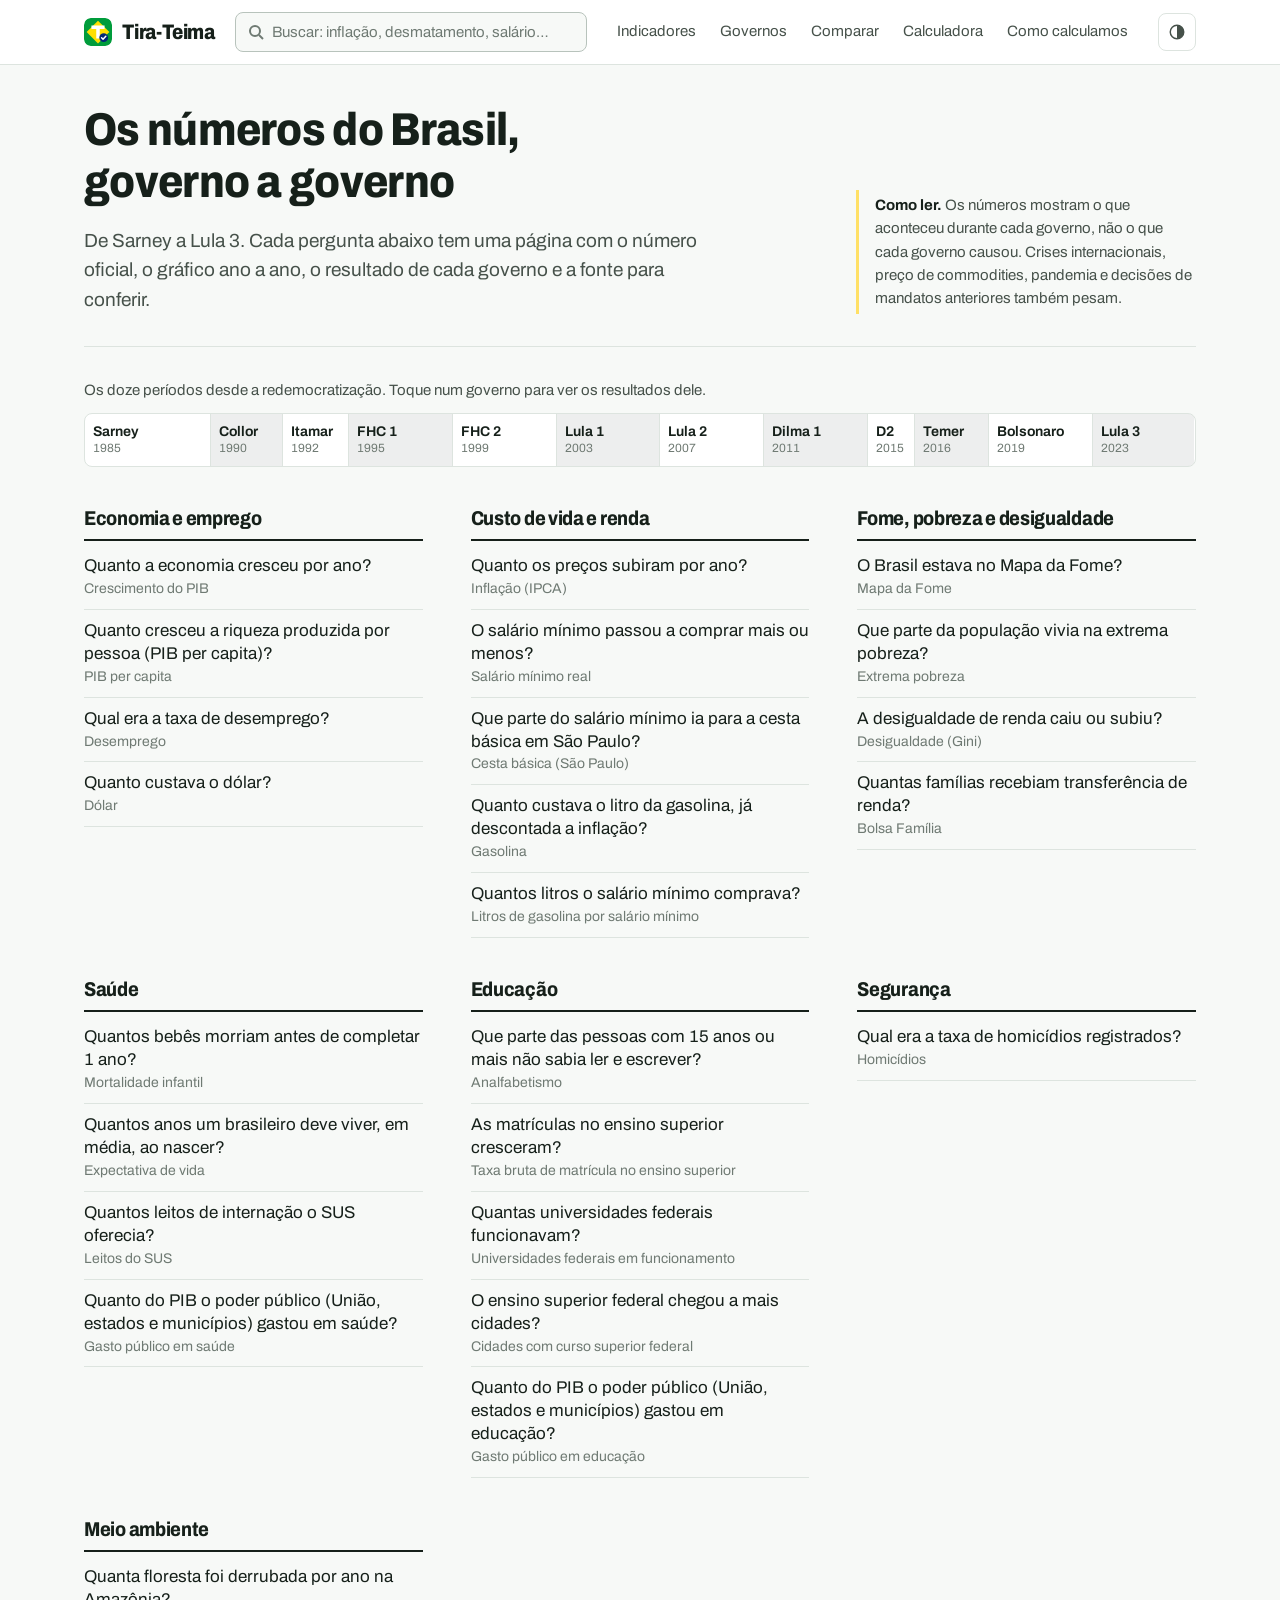
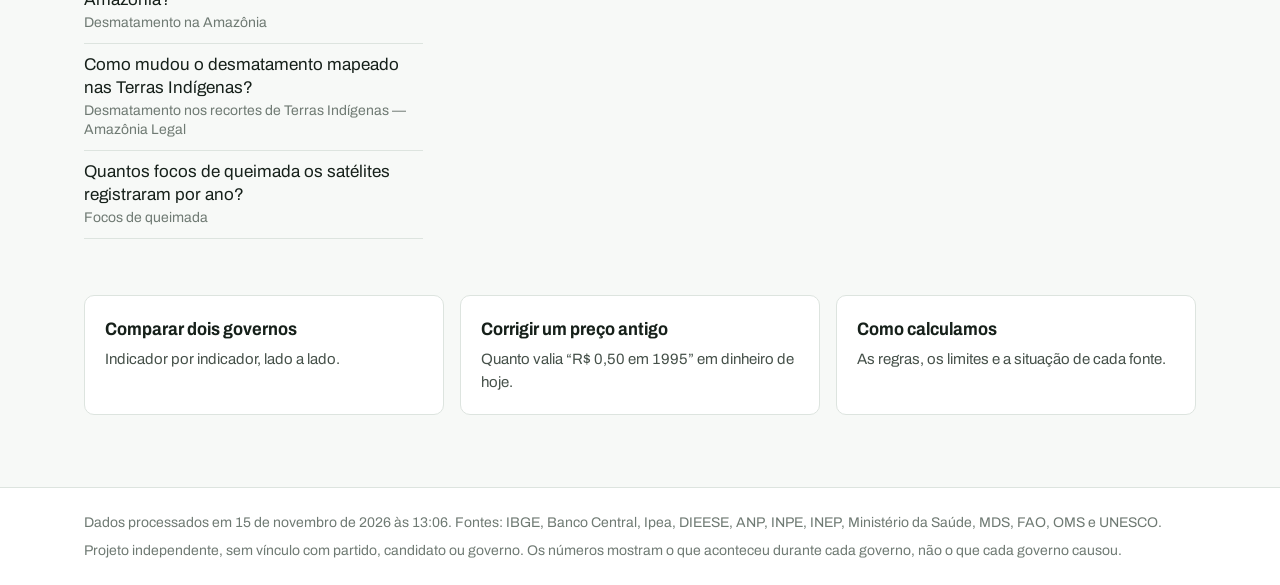
<file: site/index.html>
<!doctype html>
<html lang="pt-BR">
<head>
<meta charset="utf-8">
<meta name="viewport" content="width=device-width, initial-scale=1">
<title>Tira-Teima · Os números do Brasil, governo a governo</title>
<meta name="description" content="Economia, custo de vida, fome, saúde, educação, segurança e meio ambiente no Brasil desde 1985, comparados governo a governo com dados oficiais.">
<meta property="og:title" content="Tira-Teima · Os números do Brasil, governo a governo">
<meta property="og:site_name" content="Tira-Teima">
<meta property="og:description" content="De Sarney a Lula 3: os indicadores oficiais do Brasil comparados governo a governo, com a fonte de cada número.">
<meta property="og:locale" content="pt_BR">
<link rel="icon" href="favicon.svg" type="image/svg+xml">
<link rel="icon" href="favicon-32.png" type="image/png" sizes="32x32">
<link rel="apple-touch-icon" href="apple-touch-icon.png">
<meta name="theme-color" content="#007A3D">
<link rel="preload" href="fonts/archivo.woff2" as="font" type="font/woff2" crossorigin>
<link rel="stylesheet" href="style.css">
</head>
<body>
<a class="pular" href="#conteudo">Pular para o conteúdo</a>

<header class="topo">
  <div class="topo-linha">
    <a class="marca" href="#/"><img src="favicon.svg" alt="" width="28" height="28"><span>Tira-Teima</span></a>
    <div class="busca" role="search">
      <label class="sr" for="busca">Buscar indicador</label>
      <input id="busca" type="search" placeholder="Buscar: inflação, desmatamento, salário…" autocomplete="off" aria-controls="busca-res" aria-expanded="false">
      <ul id="busca-res" class="busca-res" role="listbox" hidden></ul>
    </div>
    <nav class="menu" aria-label="Seções">
      <a href="#/indicadores" data-rota="indicadores">Indicadores</a>
      <a href="#/governos" data-rota="governos">Governos</a>
      <a href="#/comparar" data-rota="comparar">Comparar</a>
      <a href="#/calculadora" data-rota="calculadora">Calculadora</a>
      <a href="#/metodologia" data-rota="metodologia">Como calculamos</a>
    </nav>
    <button class="tema" type="button" id="tema" aria-label="Alternar tema claro e escuro"><svg viewBox="0 0 20 20" width="18" height="18" aria-hidden="true"><circle cx="10" cy="10" r="7.5" fill="none" stroke="currentColor" stroke-width="1.6"/><path d="M10 2.5a7.5 7.5 0 0 1 0 15z" fill="currentColor"/></svg></button>
  </div>
</header>

<main id="conteudo" tabindex="-1">
  <p class="carregando">Carregando os dados…</p>
</main>

<footer class="rodape">
  <div class="rodape-linha">
    <p>Dados processados em <span id="gerado-em">—</span>. Fontes: IBGE, Banco Central, Ipea, DIEESE, ANP, INPE, INEP, Ministério da Saúde, MDS, FAO, OMS e UNESCO.</p>
    <p>Projeto independente, sem vínculo com partido, candidato ou governo. Os números mostram o que aconteceu durante cada governo, não o que cada governo causou.</p>
  </div>
</footer>

<script src="vendor/chart.umd.min.js"></script>
<script src="vendor/chartjs-plugin-annotation.min.js"></script>
<script src="numeros.js"></script>
<script src="app.js?v=2.4.1"></script>
</body>
</html>
</file>
<file: site/style.css>
@font-face {
  font-family: "Archivo";
  src: url("fonts/archivo.woff2") format("woff2-variations"), url("fonts/archivo.woff2") format("woff2");
  font-weight: 100 900;
  font-stretch: 62% 125%;
  font-style: normal;
  font-display: swap;
}

:root {
  color-scheme: light;
  --papel: #f7f9f7;
  --superficie: #ffffff;
  --tinta: #16201a;
  --tinta-2: #46514a;
  --tinta-3: #6f7a73;
  --linha: #dde4df;
  --linha-forte: #b8c3bc;
  --verde: #007a3d;
  --azul: #1f3e96;
  --marca: #ffe066;
  --marca-tinta: #16201a;
  --bom: #0b7a3b;
  --ruim: #b42318;
  --neutro: #9aa49e;
  --serie: #1f3e96;
  --serie-suave: rgba(31, 62, 150, 0.35);
  --faixa-a: rgba(22, 32, 26, 0.03);
  --faixa-b: rgba(22, 32, 26, 0.075);
  --grade: #e7ece8;
  --acento: #8a5a00;
  --sombra: 0 1px 2px rgba(22, 32, 26, 0.06), 0 8px 24px rgba(22, 32, 26, 0.06);
  --fonte: "Archivo", system-ui, -apple-system, "Segoe UI", sans-serif;
}
@media (prefers-color-scheme: dark) {
  :root:not([data-theme="light"]) {
    color-scheme: dark;
    --papel: #111613; --superficie: #171d19; --tinta: #e9eeea; --tinta-2: #bcc6bf; --tinta-3: #8b968f;
    --linha: #29322c; --linha-forte: #3d4841; --verde: #35b06c; --azul: #8fa9f0; --marca: #6b5a12; --marca-tinta: #fff6cc;
    --bom: #4cc27c; --ruim: #f0786c; --neutro: #5e6862; --serie: #8fa9f0; --serie-suave: rgba(143, 169, 240, 0.35);
    --faixa-a: rgba(233, 238, 234, 0.025); --faixa-b: rgba(233, 238, 234, 0.07); --grade: #222a25; --acento: #e0b04f;
    --sombra: none;
  }
}
:root[data-theme="dark"] {
  color-scheme: dark;
  --papel: #111613; --superficie: #171d19; --tinta: #e9eeea; --tinta-2: #bcc6bf; --tinta-3: #8b968f;
  --linha: #29322c; --linha-forte: #3d4841; --verde: #35b06c; --azul: #8fa9f0; --marca: #6b5a12; --marca-tinta: #fff6cc;
  --bom: #4cc27c; --ruim: #f0786c; --neutro: #5e6862; --serie: #8fa9f0; --serie-suave: rgba(143, 169, 240, 0.35);
  --faixa-a: rgba(233, 238, 234, 0.025); --faixa-b: rgba(233, 238, 234, 0.07); --grade: #222a25; --acento: #e0b04f;
  --sombra: none;
}

* { box-sizing: border-box; }
html { scroll-padding-top: 80px; }
body { margin: 0; background: var(--papel); color: var(--tinta); font: 400 17px/1.55 var(--fonte); font-variant-numeric: tabular-nums; -webkit-font-smoothing: antialiased; min-height: 100vh; display: flex; flex-direction: column; }
main { flex: 1; outline: none; }
a { color: var(--azul); text-underline-offset: 3px; text-decoration-thickness: 1px; }
a:hover { text-decoration-thickness: 2px; }
:focus-visible { outline: 2px solid var(--azul); outline-offset: 2px; border-radius: 3px; }
.sr { position: absolute; width: 1px; height: 1px; overflow: hidden; clip: rect(0 0 0 0); white-space: nowrap; }
.pular { position: absolute; left: -999px; }
.pular:focus { left: 16px; top: 8px; background: var(--superficie); padding: 8px 12px; z-index: 20; }
h1, h2, h3 { font-stretch: 88%; letter-spacing: -0.015em; line-height: 1.12; margin: 0; }
h1 { font-size: clamp(30px, 4.4vw, 46px); font-weight: 800; }
h2 { font-size: 24px; font-weight: 750; }
h3 { font-size: 19px; font-weight: 700; }
p { margin: 0; }
mark { background: linear-gradient(transparent 38%, var(--marca) 38%, var(--marca) 92%, transparent 92%); color: var(--marca-tinta); padding: 0 2px; }
.pagina { max-width: 1160px; margin: 0 auto; padding: 40px 24px 72px; }
.estreita { max-width: 760px; }
.carregando { padding: 64px 24px; text-align: center; color: var(--tinta-3); }
.mudo { color: var(--tinta-3); }
.pequeno { font-size: 14px; }

/* ---------- topo ---------- */
.topo { position: sticky; top: 0; z-index: 10; background: var(--superficie); border-bottom: 1px solid var(--linha); }
.topo-linha { max-width: 1160px; margin: 0 auto; padding: 0 24px; height: 64px; display: flex; align-items: center; gap: 20px; }
.marca { display: inline-flex; align-items: center; gap: 10px; text-decoration: none; color: var(--tinta); font-weight: 800; font-stretch: 85%; font-size: 21px; letter-spacing: -0.01em; white-space: nowrap; }
.marca img { display: block; border-radius: 7px; }
.busca { position: relative; flex: 1; max-width: 360px; }
.busca input { width: 100%; height: 40px; border: 1px solid var(--linha-forte); border-radius: 8px; background: var(--papel); color: var(--tinta); font: inherit; font-size: 15px; padding: 0 12px 0 36px; background-image: url("data:image/svg+xml,%3Csvg xmlns='http://www.w3.org/2000/svg' width='16' height='16' fill='none' stroke='%236f7a73' stroke-width='2'%3E%3Ccircle cx='7' cy='7' r='5'/%3E%3Cpath d='m11 11 4 4'/%3E%3C/svg%3E"); background-repeat: no-repeat; background-position: 12px center; }
.busca input::placeholder { color: var(--tinta-3); }
.busca-res { position: absolute; top: 46px; left: 0; right: 0; margin: 0; padding: 6px; list-style: none; background: var(--superficie); border: 1px solid var(--linha-forte); border-radius: 10px; box-shadow: var(--sombra); max-height: 60vh; overflow: auto; }
.busca-res a { display: block; padding: 8px 10px; border-radius: 6px; text-decoration: none; color: var(--tinta); font-size: 15px; line-height: 1.35; }
.busca-res a small { display: block; color: var(--tinta-3); font-size: 13px; }
.busca-res a:hover, .busca-res a.ativo { background: var(--papel); }
.busca-res .vazio { padding: 8px 10px; color: var(--tinta-3); font-size: 14px; }
.menu { display: flex; gap: 4px; margin-left: auto; }
.menu a { text-decoration: none; color: var(--tinta-2); font-size: 15px; padding: 8px 10px; border-radius: 6px; white-space: nowrap; }
.menu a:hover { color: var(--tinta); background: var(--papel); }
.menu a[aria-current="page"] { color: var(--tinta); font-weight: 650; box-shadow: inset 0 -2px 0 var(--verde); border-radius: 0; }
.tema { flex: none; display: grid; place-items: center; width: 38px; height: 38px; border: 1px solid var(--linha); border-radius: 8px; background: none; color: var(--tinta-2); cursor: pointer; }
.tema:hover { color: var(--tinta); border-color: var(--linha-forte); }

/* ---------- início ---------- */
.inicio-topo { display: grid; grid-template-columns: minmax(0, 1fr) 340px; gap: 48px; align-items: end; padding-bottom: 32px; border-bottom: 1px solid var(--linha); }
.inicio-topo h1 { max-width: 19ch; }
.inicio-topo .lede { font-size: 19px; color: var(--tinta-2); margin-top: 18px; max-width: 58ch; }
.leitura { font-size: 15px; color: var(--tinta-2); border-left: 3px solid var(--marca); padding: 4px 0 4px 16px; }
.leitura b { color: var(--tinta); }
.regua { margin: 32px 0 8px; }
.regua-tit { font-size: 15px; color: var(--tinta-2); margin-bottom: 10px; }
.regua-faixa { display: flex; height: 54px; border-radius: 8px; overflow: hidden; border: 1px solid var(--linha); background: var(--superficie); }
.regua-faixa a { display: flex; flex-direction: column; justify-content: center; min-width: 0; padding: 0 8px; text-decoration: none; color: var(--tinta); border-right: 1px solid var(--linha); font-size: 14px; font-weight: 650; line-height: 1.2; overflow: hidden; }
.regua-faixa a:nth-child(even) { background: var(--faixa-b); }
.regua-faixa a:last-child { border-right: 0; }
.regua-faixa a small { font-weight: 400; color: var(--tinta-3); font-size: 12px; }
.regua-faixa a span, .regua-faixa a small { white-space: nowrap; overflow: hidden; text-overflow: clip; }
.regua-faixa a:hover { background: var(--marca); color: var(--marca-tinta); }
.indice { display: grid; grid-template-columns: repeat(3, minmax(0, 1fr)); gap: 40px 48px; margin-top: 40px; }
.indice-tema h2 { font-size: 20px; padding-bottom: 10px; border-bottom: 2px solid var(--tinta); margin-bottom: 4px; }
.indice-tema ul { list-style: none; margin: 0; padding: 0; }
.indice-tema li a { display: block; padding: 10px 0; border-bottom: 1px solid var(--linha); text-decoration: none; color: var(--tinta); line-height: 1.35; }
.indice-tema li a:hover { color: var(--azul); }
.indice-tema li a small { display: block; color: var(--tinta-3); font-size: 14px; margin-top: 2px; }
.ferramentas { display: grid; grid-template-columns: repeat(3, minmax(0, 1fr)); gap: 16px; margin-top: 56px; }
.ferramenta { display: block; padding: 20px; background: var(--superficie); border: 1px solid var(--linha); border-radius: 10px; text-decoration: none; color: var(--tinta); }
.ferramenta:hover { border-color: var(--linha-forte); box-shadow: var(--sombra); }
.ferramenta b { display: block; font-size: 18px; font-stretch: 90%; }
.ferramenta span { display: block; color: var(--tinta-2); font-size: 15px; margin-top: 4px; }

/* ---------- página de indicador ---------- */
.com-lado { display: grid; grid-template-columns: 250px minmax(0, 1fr); gap: 48px; align-items: start; }
.lado { position: sticky; top: 88px; max-height: calc(100vh - 110px); overflow: auto; padding-right: 8px; font-size: 14.5px; }
.lado h2 { font-size: 13px; font-weight: 650; color: var(--tinta-3); font-stretch: 100%; letter-spacing: 0; margin: 14px 0 2px; }
.lado h2:first-child { margin-top: 0; }
.lado ul { list-style: none; margin: 0; padding: 0; }
.lado a { display: block; padding: 3px 10px; margin-left: -10px; border-radius: 6px; text-decoration: none; color: var(--tinta-2); line-height: 1.3; }
.lado a:hover { color: var(--tinta); background: var(--superficie); }
.lado a[aria-current="page"] { color: var(--tinta); font-weight: 650; background: var(--superficie); box-shadow: inset 3px 0 0 var(--verde); }
.ir-para { display: none; }
.trilha-nav { font-size: 14px; color: var(--tinta-3); margin-bottom: 12px; }
.trilha-nav a { color: var(--tinta-2); }
.ind-cab h1 { font-size: clamp(28px, 3.6vw, 40px); max-width: 24ch; }
.ind-cab .unidade { color: var(--tinta-3); font-size: 15px; margin-top: 10px; }
.veredito { margin-top: 24px; padding: 20px 22px; background: var(--superficie); border: 1px solid var(--linha); border-radius: 10px; }
.veredito p { font-size: 18px; line-height: 1.5; }
.veredito p + p { margin-top: 8px; }
.veredito .criterio { font-size: 14.5px; color: var(--tinta-2); margin-top: 12px; padding-top: 12px; border-top: 1px solid var(--linha); }
.ressalva { margin-top: 16px; font-size: 15px; color: var(--tinta-2); padding-left: 16px; border-left: 3px solid var(--acento); max-width: 72ch; }
.ressalva b { color: var(--tinta); }
.bloco-ind { margin-top: 40px; }
.bloco-ind > h2 { font-size: 20px; margin-bottom: 4px; }
.bloco-ind > .sub { font-size: 14.5px; color: var(--tinta-2); margin-bottom: 14px; max-width: 72ch; }
.grafico { position: relative; height: 340px; background: var(--superficie); border: 1px solid var(--linha); border-radius: 10px; padding: 12px 8px 4px; }
.marcos-leg { font-size: 13px; color: var(--tinta-3); margin-top: 8px; }
.marcos-leg i { display: inline-block; width: 14px; border-top: 1.5px dashed var(--acento); vertical-align: middle; margin-right: 6px; }

/* tabela por governo */
.tab-wrap { overflow-x: auto; background: var(--superficie); border: 1px solid var(--linha); border-radius: 10px; }
.tab-gov { width: 100%; border-collapse: collapse; font-size: 15px; }
.tab-gov th, .tab-gov td { padding: 10px 14px; border-bottom: 1px solid var(--linha); text-align: left; vertical-align: middle; }
.tab-gov thead th { font-size: 13px; font-weight: 600; color: var(--tinta-3); background: var(--papel); }
.tab-gov tbody tr:last-child td, .tab-gov tbody tr:last-child th { border-bottom: 0; }
.tab-gov .pos { width: 52px; color: var(--tinta-3); }
.tab-gov .num { text-align: right; white-space: nowrap; font-weight: 600; }
.tab-gov .barra-c { width: 30%; min-width: 120px; }
.tab-gov .per { color: var(--tinta-3); font-size: 14px; white-space: nowrap; }
.tab-gov th[scope="row"] a { color: var(--tinta); text-decoration: none; font-weight: 650; }
.tab-gov th[scope="row"] a:hover { text-decoration: underline; }
.tab-gov .traj { display: block; font-size: 13px; color: var(--tinta-3); font-weight: 400; }
.barrinha { position: relative; height: 10px; }
.barrinha span { position: absolute; top: 0; height: 10px; border-radius: 2px; background: var(--neutro); }
.barrinha .zero { position: absolute; top: -3px; bottom: -3px; width: 1px; background: var(--tinta-3); }
.marcador { display: inline-block; width: 1.3em; font-weight: 700; }
.marcador.bom { color: var(--bom); }
.marcador.ruim { color: var(--ruim); }
tr.bom .barrinha span { background: var(--bom); }
tr.ruim .barrinha span { background: var(--ruim); }
.legenda-tab { font-size: 13.5px; color: var(--tinta-3); margin-top: 8px; }
.alternar { display: inline-flex; border: 1px solid var(--linha-forte); border-radius: 8px; overflow: hidden; margin-bottom: 12px; }
.alternar button { font: inherit; font-size: 14px; border: 0; background: none; color: var(--tinta-2); padding: 6px 12px; cursor: pointer; }
.alternar button[aria-pressed="true"] { background: var(--tinta); color: var(--papel); }

/* detalhes */
.detalhes { margin-top: 40px; border-top: 1px solid var(--linha); }
.detalhes details { border-bottom: 1px solid var(--linha); }
.detalhes summary { cursor: pointer; padding: 16px 0; font-weight: 650; list-style: none; display: flex; justify-content: space-between; gap: 16px; }
.detalhes summary::-webkit-details-marker { display: none; }
.detalhes summary::after { content: "+"; color: var(--tinta-3); font-weight: 400; font-size: 22px; line-height: 1; }
.detalhes details[open] summary::after { content: "−"; }
.detalhes .corpo { padding: 0 0 20px; color: var(--tinta-2); font-size: 16px; max-width: 72ch; }
.detalhes .corpo p + p, .detalhes .corpo p + ul { margin-top: 10px; }
.detalhes .corpo ul { padding-left: 20px; margin: 8px 0 0; }
.detalhes .corpo li { margin: 4px 0; }
.botao { font: inherit; font-size: 15px; font-weight: 600; border: 1px solid var(--linha-forte); background: var(--superficie); color: var(--tinta); border-radius: 8px; padding: 8px 14px; cursor: pointer; }
.botao:hover { border-color: var(--tinta-3); }
.vizinhos { display: grid; grid-template-columns: 1fr 1fr; gap: 16px; margin-top: 40px; }
.vizinhos a { display: block; padding: 14px 16px; border: 1px solid var(--linha); border-radius: 10px; text-decoration: none; color: var(--tinta); background: var(--superficie); line-height: 1.35; }
.vizinhos a:hover { border-color: var(--linha-forte); }
.vizinhos small { display: block; color: var(--tinta-3); font-size: 13px; margin-bottom: 2px; }
.vizinhos .prox { text-align: right; grid-column: 2; }

/* Mapa da Fome */
.mapa-fome { margin-top: 16px; }
.mf-anos { display: flex; flex-wrap: wrap; gap: 4px; }
.mf-ano { display: inline-flex; flex-direction: column; align-items: center; min-width: 46px; padding: 4px 2px; border-radius: 6px; font-size: 12px; color: var(--tinta-2); border: 1px solid var(--linha); background: var(--superficie); }
.mf-ano b { font-size: 13px; }
.mf-ano.no b { color: var(--ruim); }
.mf-ano.fora b { color: var(--bom); }
.mf-leg { font-size: 13.5px; color: var(--tinta-3); margin-top: 8px; }

/* ---------- governos ---------- */
.lista-gov { list-style: none; margin: 24px 0 0; padding: 0; border-top: 1px solid var(--linha); }
.lista-gov a { display: grid; grid-template-columns: 140px 1fr auto; gap: 16px; align-items: baseline; padding: 16px 0; border-bottom: 1px solid var(--linha); text-decoration: none; color: var(--tinta); }
.lista-gov a:hover b { color: var(--azul); }
.lista-gov b { font-size: 19px; font-stretch: 90%; }
.lista-gov span { color: var(--tinta-2); }
.lista-gov small { color: var(--tinta-3); font-size: 14px; white-space: nowrap; }
.gov-cab .datas { color: var(--tinta-2); margin-top: 8px; font-size: 17px; }
.gov-nav { display: flex; flex-wrap: wrap; gap: 6px; margin-bottom: 24px; }
.gov-nav a { font-size: 14px; padding: 4px 10px; border: 1px solid var(--linha); border-radius: 999px; text-decoration: none; color: var(--tinta-2); background: var(--superficie); }
.gov-nav a[aria-current="page"] { background: var(--tinta); color: var(--papel); border-color: var(--tinta); }
.contexto { margin-top: 20px; padding-left: 20px; color: var(--tinta-2); }
.contexto li { margin: 4px 0; }
.colunas-gov { display: grid; grid-template-columns: 1fr 1fr; gap: 32px; margin-top: 36px; }
.colunas-gov h2 { font-size: 19px; display: flex; gap: 8px; align-items: baseline; padding-bottom: 10px; border-bottom: 2px solid var(--tinta); }
.lista-res { list-style: none; margin: 0; padding: 0; }
.lista-res li a { display: grid; grid-template-columns: minmax(0, 1fr) auto; gap: 4px 16px; padding: 12px 0; border-bottom: 1px solid var(--linha); text-decoration: none; color: var(--tinta); }
.lista-res li a:hover .nome { color: var(--azul); }
.lista-res .nome { font-weight: 650; }
.lista-res .val { font-weight: 650; text-align: right; white-space: nowrap; }
.lista-res .pos { grid-column: 1 / -1; font-size: 14px; color: var(--tinta-2); }
.lista-res .un { font-weight: 400; color: var(--tinta-3); font-size: 13px; display: block; text-align: right; white-space: normal; max-width: 22ch; margin-left: auto; }
.lista-res .vazio { padding: 12px 0; color: var(--tinta-3); }

/* ---------- comparar ---------- */
.seletor { display: flex; flex-wrap: wrap; align-items: end; gap: 12px; margin-top: 24px; }
.seletor label { display: grid; gap: 4px; font-size: 14px; color: var(--tinta-2); font-weight: 600; }
select, .calc input { font: inherit; font-size: 16px; height: 44px; padding: 0 12px; border: 1px solid var(--linha-forte); border-radius: 8px; background: var(--superficie); color: var(--tinta); min-width: 220px; }
.seletor .x { padding-bottom: 10px; color: var(--tinta-3); }
.placar-duelo { display: flex; gap: 32px; margin: 28px 0 8px; font-size: 16px; color: var(--tinta-2); }
.placar-duelo b { font-size: 32px; font-stretch: 85%; color: var(--tinta); margin-right: 6px; }
.duelo { width: 100%; border-collapse: collapse; font-size: 15px; table-layout: fixed; min-width: 560px; }
.duelo col.c-ind { width: 40%; }
.duelo th, .duelo td { padding: 12px 14px; border-bottom: 1px solid var(--linha); vertical-align: top; }
.duelo thead th { font-size: 14px; color: var(--tinta-3); font-weight: 600; background: var(--papel); text-align: left; }
.duelo thead th.v { text-align: right; }
.duelo .tema-l td { background: var(--papel); font-weight: 700; font-size: 14px; color: var(--tinta-2); padding: 8px 14px; }
.duelo th[scope="row"] { font-weight: 400; text-align: left; }
.duelo th[scope="row"] a { color: var(--tinta); font-weight: 650; text-decoration: none; }
.duelo th[scope="row"] a:hover { text-decoration: underline; }
.duelo th[scope="row"] small { display: block; color: var(--tinta-3); font-size: 13px; margin-top: 2px; }
.duelo td.v { text-align: right; font-weight: 650; font-size: 16px; }
.duelo td.v small { display: block; font-weight: 400; font-size: 12.5px; color: var(--tinta-3); margin-top: 2px; line-height: 1.35; }
.duelo td.ganha { background: color-mix(in srgb, var(--bom) 9%, transparent); }
.duelo td.sem { color: var(--tinta-3); font-weight: 400; }
.placar { border-collapse: collapse; font-size: 14px; min-width: 760px; width: 100%; }
.placar th, .placar td { padding: 7px 6px; border-bottom: 1px solid var(--linha); text-align: center; }
.placar thead th { font-size: 13px; font-weight: 650; }
.placar thead th a { color: var(--tinta); text-decoration: none; }
.placar thead th small { display: block; font-weight: 400; color: var(--tinta-3); }
.placar td.nome { text-align: left; white-space: nowrap; }
.placar td.nome a { color: var(--tinta); text-decoration: none; }
.placar .tema-l th { text-align: left; background: var(--papel); font-size: 13px; color: var(--tinta-2); }
.placar .total td { font-weight: 650; }
.pt { display: inline-block; width: 12px; height: 12px; border-radius: 50%; vertical-align: middle; }
.pt.bom { background: var(--bom); }
.pt.ruim { background: var(--ruim); }
.pt.meio { background: var(--neutro); }
.pt.sem { border: 1.5px solid var(--neutro); }
.cont { font-weight: 650; }
.cont.bom { color: var(--bom); }
.cont.ruim { color: var(--ruim); }

/* ---------- calculadora ---------- */
.calc { display: flex; flex-wrap: wrap; gap: 12px; margin-top: 24px; }
.calc label { display: grid; gap: 4px; font-size: 14px; font-weight: 600; color: var(--tinta-2); }
.calc input { min-width: 0; width: 160px; }
.calc select { min-width: 110px; }
.calc-res { display: grid; grid-template-columns: repeat(3, minmax(0, 1fr)); gap: 16px; margin-top: 28px; }
.calc-card { padding: 18px; background: var(--superficie); border: 1px solid var(--linha); border-radius: 10px; }
.calc-card span { display: block; font-size: 14px; color: var(--tinta-2); }
.calc-card b { display: block; font-size: 30px; font-stretch: 85%; margin: 6px 0 2px; }
.calc-card small { color: var(--tinta-3); font-size: 13.5px; }
.calc-nota { grid-column: 1 / -1; font-size: 15px; color: var(--tinta-2); max-width: 72ch; }

/* ---------- texto (metodologia) ---------- */
.texto h2 { margin: 40px 0 12px; }
.texto p, .texto li { color: var(--tinta-2); max-width: 72ch; }
.texto ul { padding-left: 20px; }
.texto li { margin: 8px 0; }
.texto li strong { color: var(--tinta); }
.tab-simples { border-collapse: collapse; font-size: 14.5px; width: 100%; }
.tab-simples th, .tab-simples td { padding: 8px 10px; border-bottom: 1px solid var(--linha); text-align: left; }
.tab-simples thead th { color: var(--tinta-3); font-weight: 600; font-size: 13px; }
.st-ok { color: var(--bom); }
.st-alerta { color: var(--ruim); font-weight: 600; }

.lede-pag { font-size: 18px; color: var(--tinta-2); margin-top: 12px; max-width: 64ch; }
.aviso-curto { font-size: 14.5px; color: var(--tinta-3); margin-top: 12px; max-width: 72ch; }

/* ---------- rodapé ---------- */
.rodape { border-top: 1px solid var(--linha); background: var(--superficie); }
.rodape-linha { max-width: 1160px; margin: 0 auto; padding: 24px; font-size: 14px; color: var(--tinta-3); display: grid; gap: 6px; }

/* ---------- responsivo ---------- */
@media (max-width: 1020px) {
  .menu a { padding: 8px 6px; font-size: 14px; }
  .busca { max-width: 260px; }
  .inicio-topo { grid-template-columns: 1fr; gap: 24px; }
  .indice { grid-template-columns: repeat(2, minmax(0, 1fr)); }
  .com-lado { grid-template-columns: minmax(0, 1fr); }
  .lado { display: none; }
  .ir-para { display: block; margin-bottom: 20px; }
  .ir-para select { width: 100%; }
}
@media (max-width: 760px) {
  body { font-size: 16px; }
  .topo-linha { flex-wrap: wrap; height: auto; padding: 10px 16px; gap: 10px; }
  .marca { font-size: 19px; }
  .busca { order: 3; flex-basis: 100%; max-width: none; }
  .menu { order: 4; flex-basis: 100%; flex-wrap: wrap; margin: 0 -6px; gap: 0; }
  .tema { margin-left: auto; }
  .pagina { padding: 24px 16px 56px; }
  .indice, .ferramentas, .colunas-gov, .calc-res { grid-template-columns: minmax(0, 1fr); }
  .regua-faixa { height: auto; flex-wrap: wrap; border: 0; background: none; gap: 4px; }
  .regua-faixa a { flex: 1 1 30% !important; border: 1px solid var(--linha); border-radius: 6px; padding: 6px 8px; background: var(--superficie); }
  .regua-faixa a:nth-child(even) { background: var(--superficie); }
  .grafico { height: 280px; }
  .tab-gov th, .tab-gov td { padding: 9px 10px; }
  .tab-gov .barra-c { display: none; }
  .lista-gov a { grid-template-columns: 1fr auto; }
  .lista-gov span { grid-column: 1 / -1; grid-row: 2; font-size: 15px; }
  .vizinhos { grid-template-columns: 1fr; }
  .vizinhos .prox { grid-column: 1; }
  select { min-width: 0; width: 100%; }
  .seletor label { flex: 1 1 100%; }
  .seletor .x { display: none; }
}
@media (prefers-reduced-motion: reduce) { * { scroll-behavior: auto !important; } }
.regua-faixa .nm-curto { display: none; }
.regua-faixa a.estreito .nm-longo { display: none; }
.regua-faixa a.estreito .nm-curto { display: block; }
</file>
